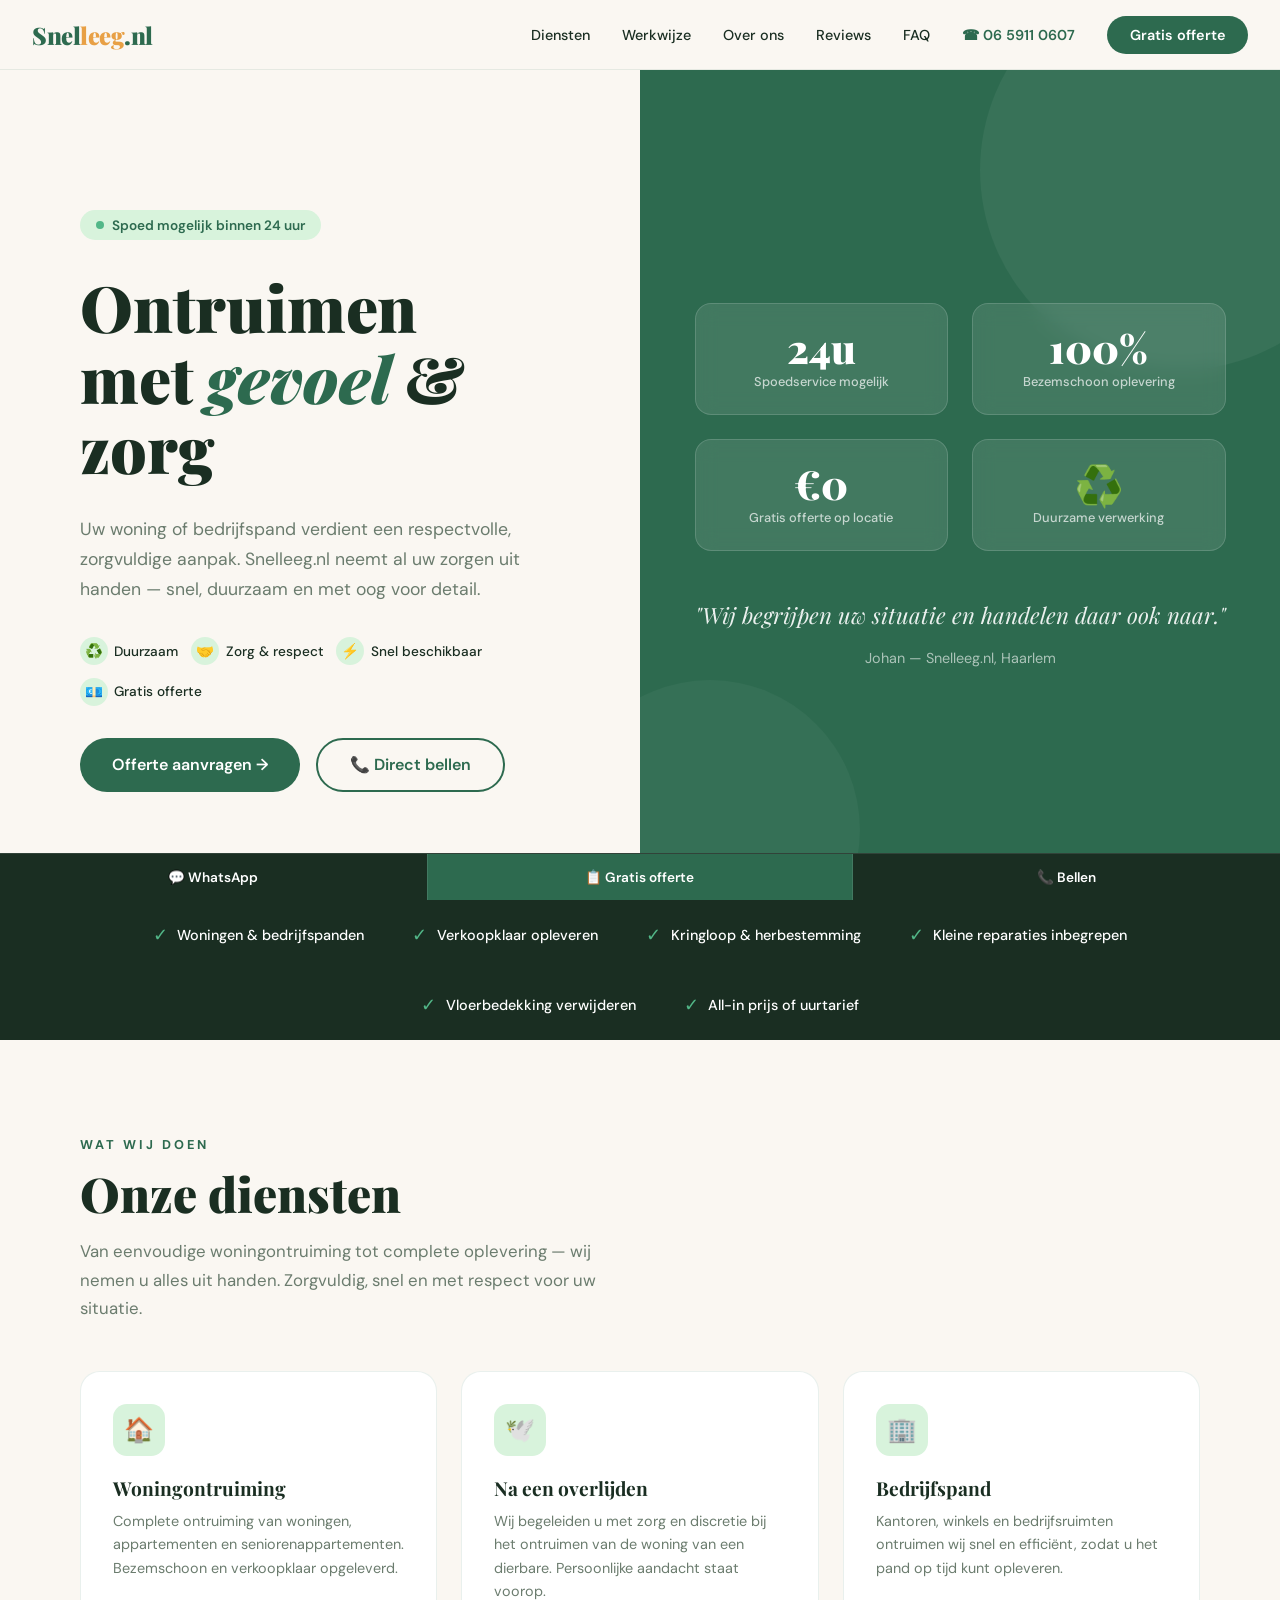
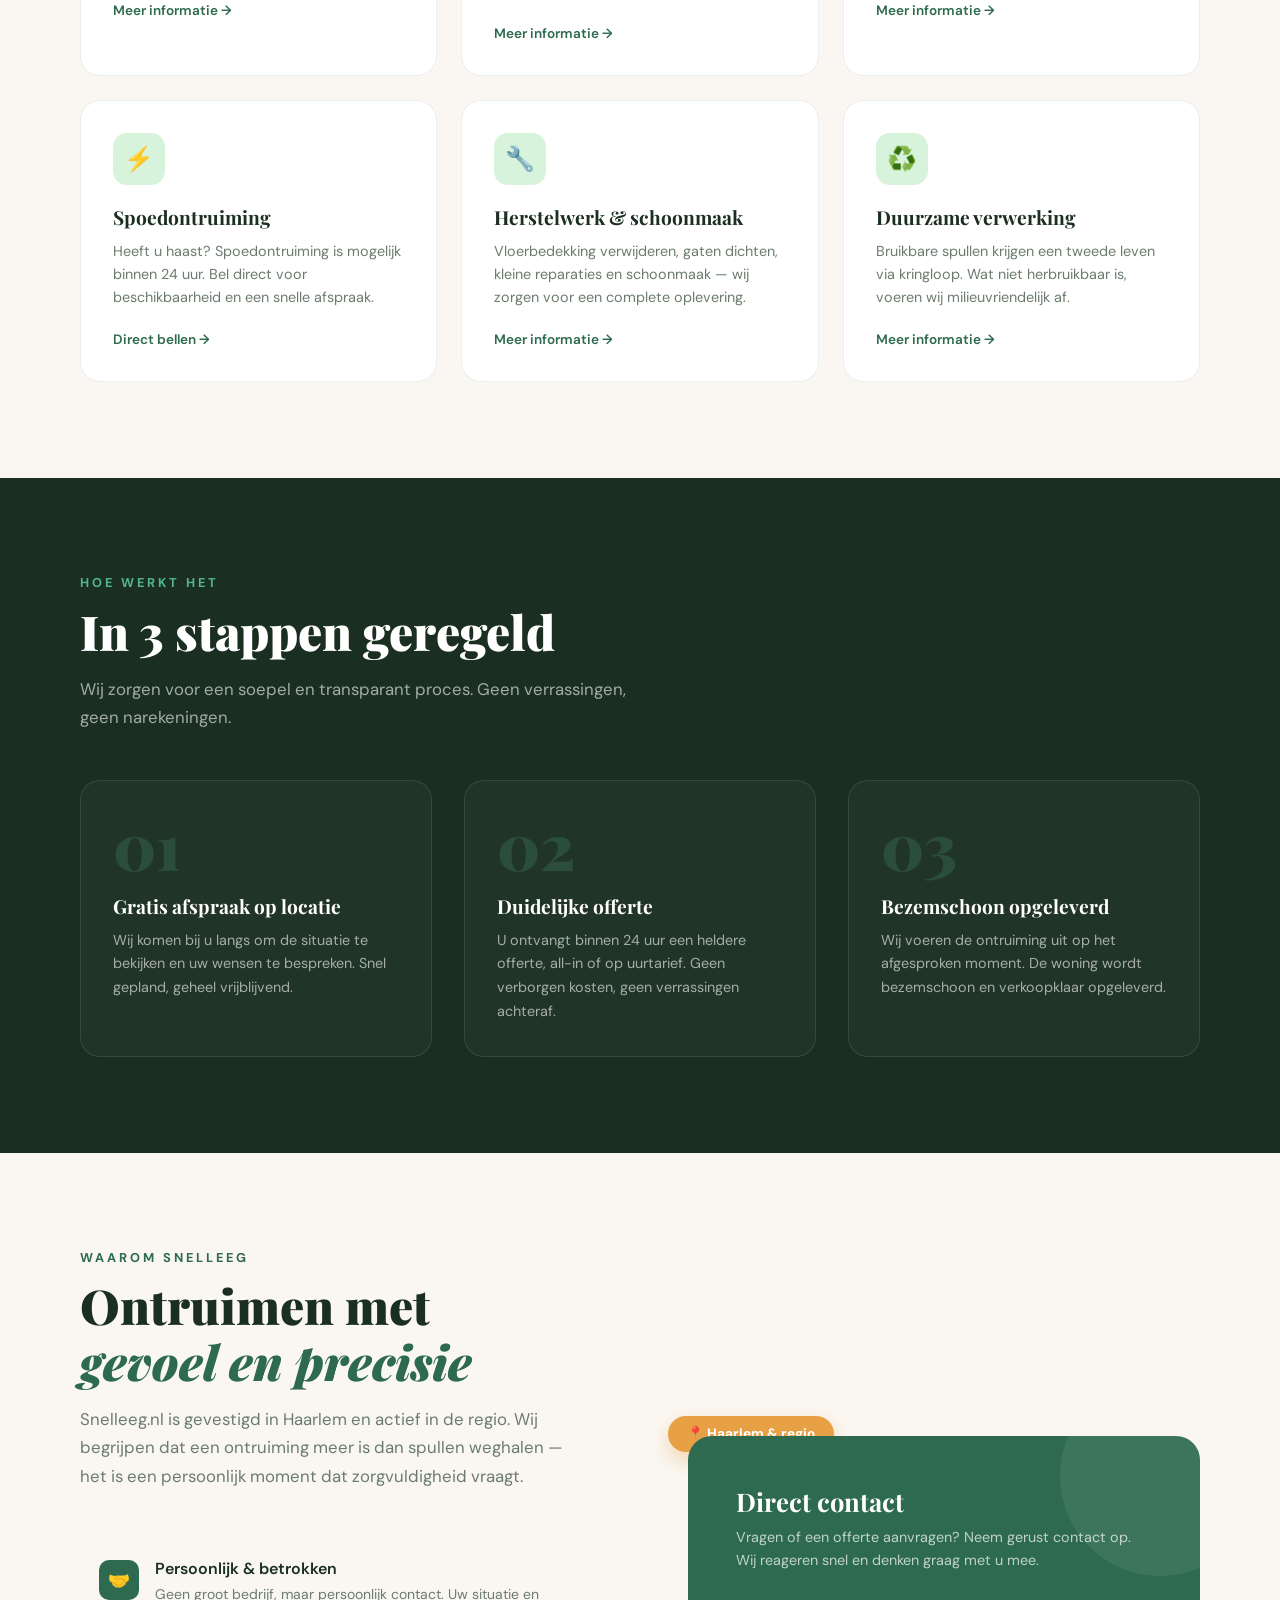
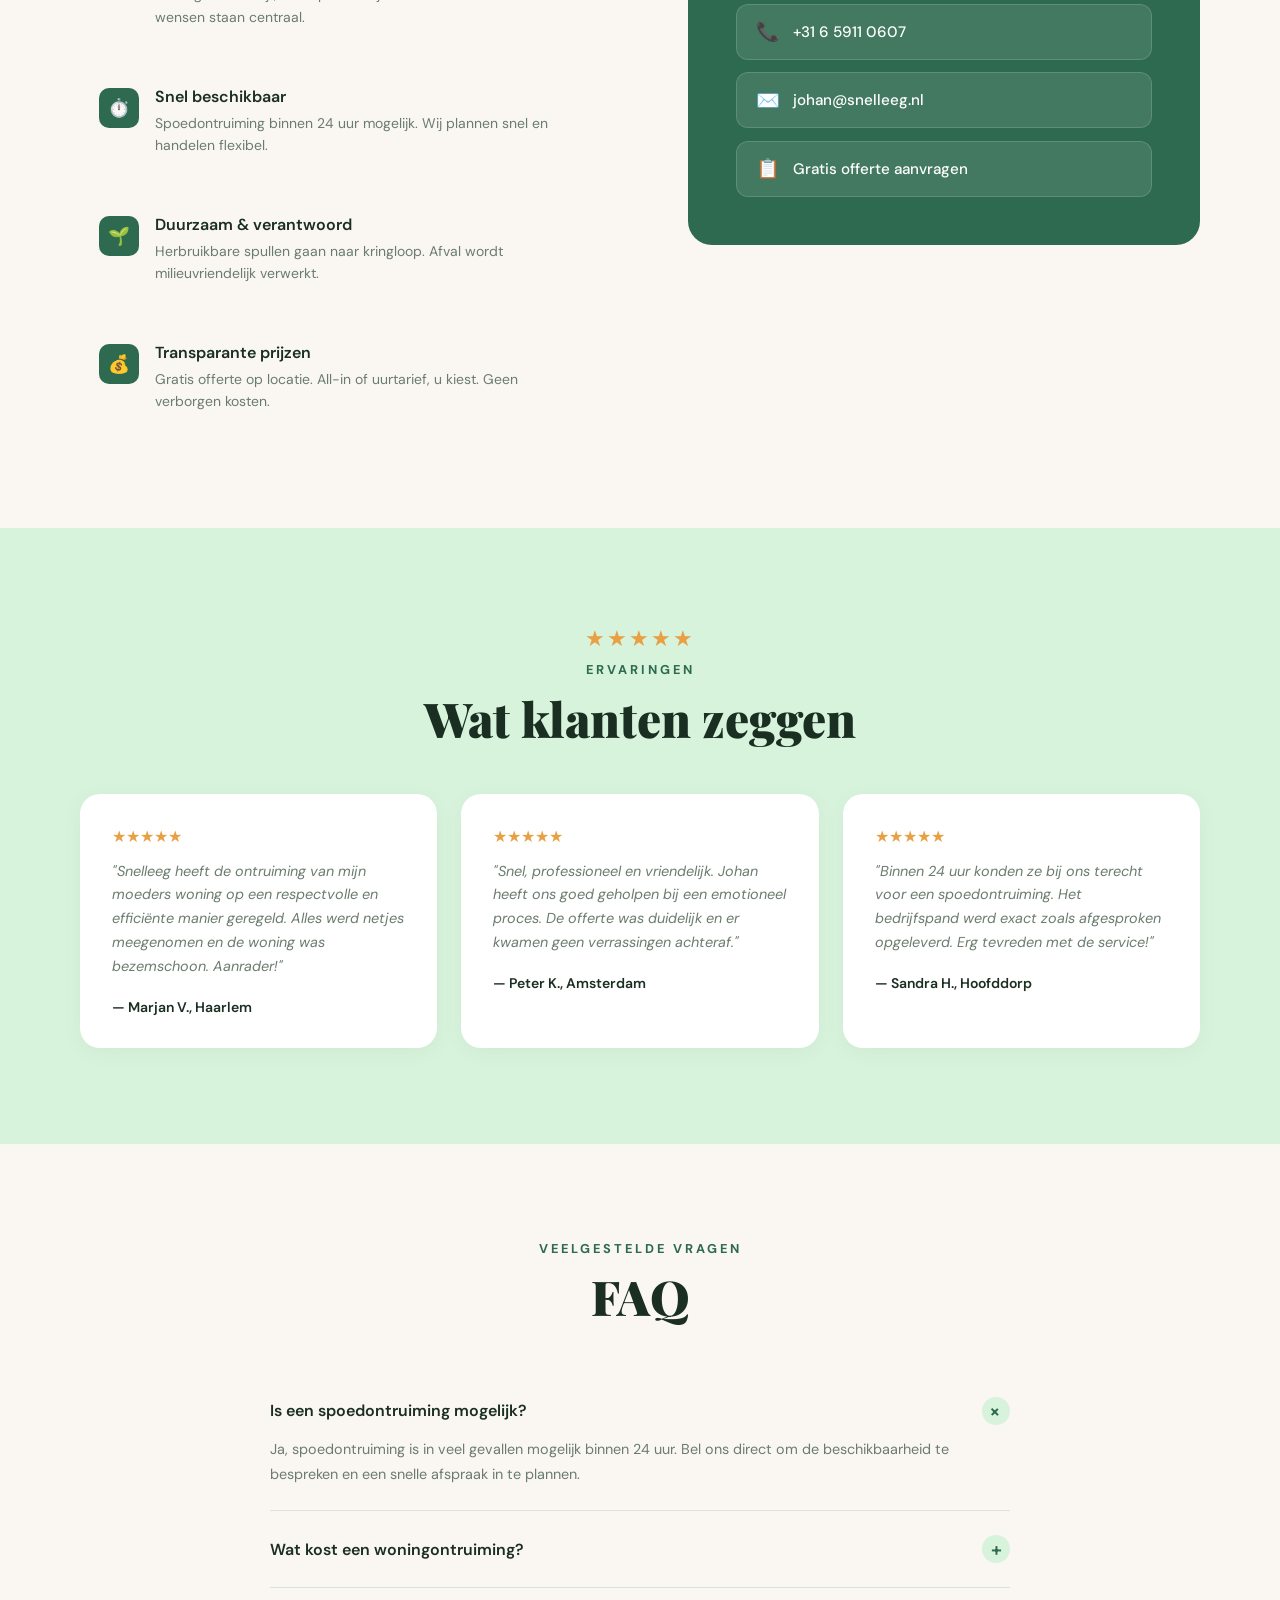
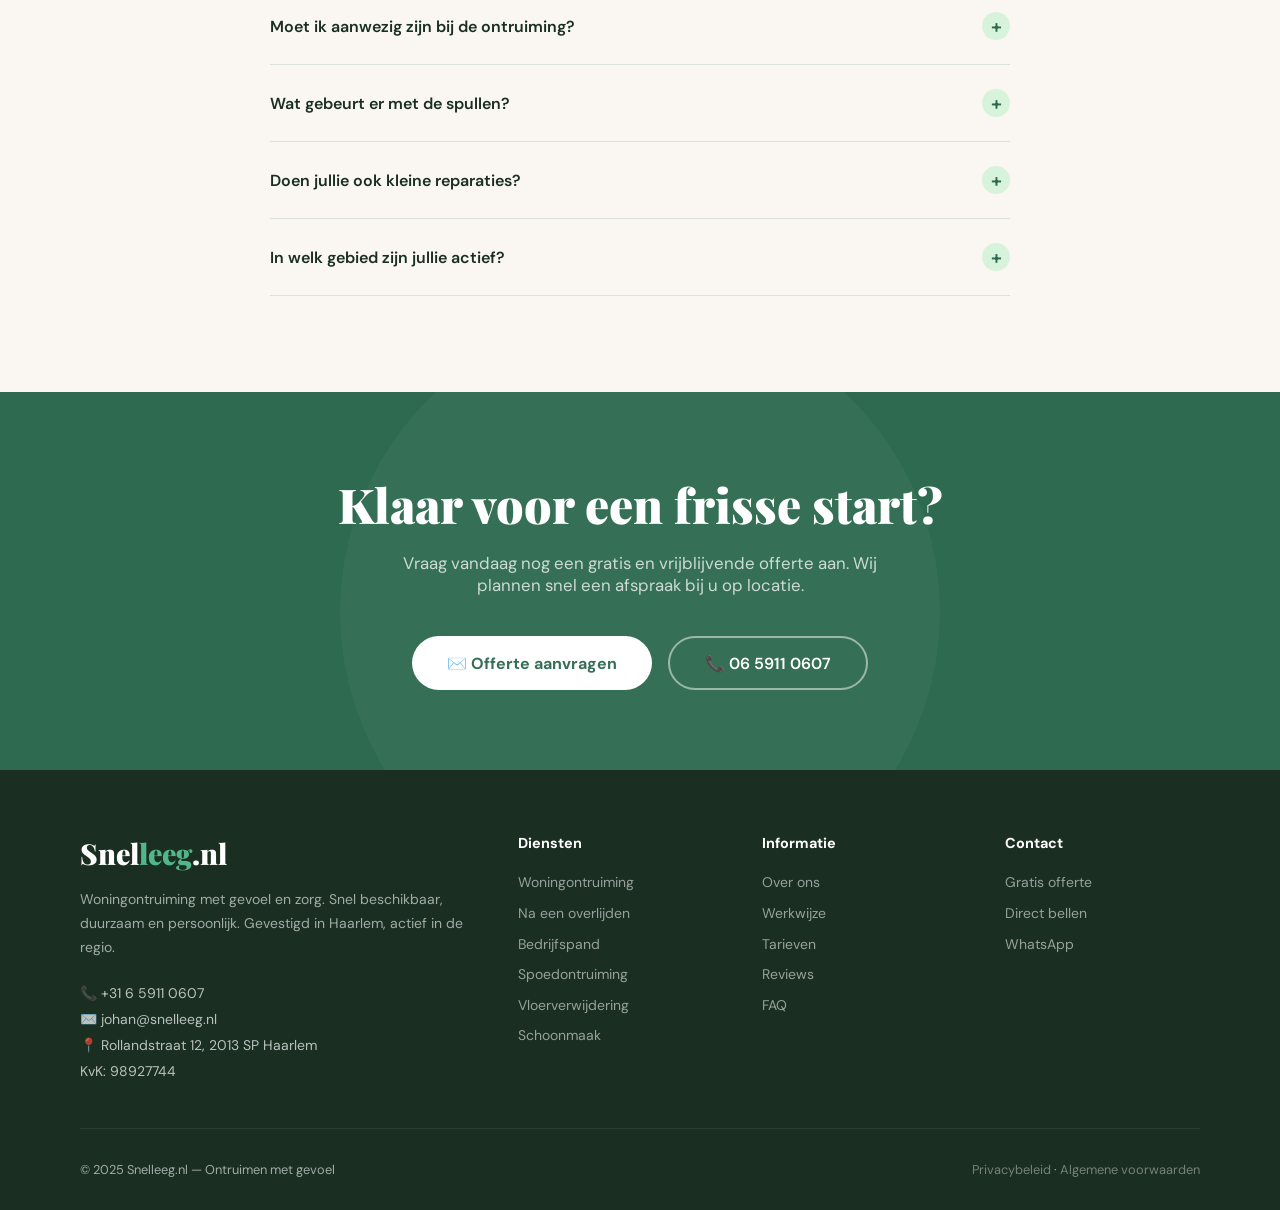
<file: index.html>
<!DOCTYPE html>
<html lang="nl">
<head>
  <meta charset="UTF-8">
  <meta name="viewport" content="width=device-width, initial-scale=1.0">
  <title>Snelleeg.nl – Ontruimen met gevoel</title>
  <meta name="description" content="Woningontruiming met gevoel en zorg. Snel beschikbaar, duurzaam en persoonlijk. Gevestigd in Haarlem. Gratis offerte op locatie.">
  <meta name="keywords" content="woningontruiming, ontruiming haarlem, spoedontruiming, inboedel afvoeren, bezemschoon opleveren">

  <!-- Lettertypen -->
  <link href="https://fonts.googleapis.com/css2?family=Playfair+Display:wght@400;700;900&family=DM+Sans:wght@300;400;500;600&display=swap" rel="stylesheet">

  <!-- Stijlblad -->
  <link rel="stylesheet" href="css/style.css">
</head>
<body>

<!-- ============================================
     NAVIGATIE
     ============================================ -->
<nav>
  <a href="#" class="nav-logo">Snel<span>leeg</span>.nl</a>
  <ul class="nav-links">
    <li><a href="#diensten">Diensten</a></li>
    <li><a href="#werkwijze">Werkwijze</a></li>
    <li><a href="#waarom">Over ons</a></li>
    <li><a href="#reviews">Reviews</a></li>
    <li><a href="#faq">FAQ</a></li>
    <li><a href="tel:+31659110607" class="nav-phone">☎ 06 5911 0607</a></li>
    <li><a href="mailto:johan@snelleeg.nl" class="nav-cta">Gratis offerte</a></li>
  </ul>
</nav>

<!-- ============================================
     HERO
     ============================================ -->
<section class="hero">
  <div class="hero-left">
    <div class="hero-tag">Spoed mogelijk binnen 24 uur</div>

    <h1>Ontruimen<br>met <em>gevoel</em> &<br>zorg</h1>

    <p class="hero-sub">
      Uw woning of bedrijfspand verdient een respectvolle, zorgvuldige aanpak.
      Snelleeg.nl neemt al uw zorgen uit handen — snel, duurzaam en met oog voor detail.
    </p>

    <div class="hero-badges">
      <span class="badge"><span class="badge-icon">♻️</span> Duurzaam</span>
      <span class="badge"><span class="badge-icon">🤝</span> Zorg & respect</span>
      <span class="badge"><span class="badge-icon">⚡</span> Snel beschikbaar</span>
      <span class="badge"><span class="badge-icon">💶</span> Gratis offerte</span>
    </div>

    <div class="hero-buttons">
      <a href="mailto:johan@snelleeg.nl" class="btn-primary">Offerte aanvragen →</a>
      <a href="tel:+31659110607" class="btn-secondary">📞 Direct bellen</a>
    </div>
  </div>

  <div class="hero-right">
    <div class="hero-right-inner">
      <div class="hero-stat-grid">
        <div class="hero-stat">
          <div class="hero-stat-num">24u</div>
          <div class="hero-stat-label">Spoedservice mogelijk</div>
        </div>
        <div class="hero-stat">
          <div class="hero-stat-num">100%</div>
          <div class="hero-stat-label">Bezemschoon oplevering</div>
        </div>
        <div class="hero-stat">
          <div class="hero-stat-num">€0</div>
          <div class="hero-stat-label">Gratis offerte op locatie</div>
        </div>
        <div class="hero-stat">
          <div class="hero-stat-num">♻️</div>
          <div class="hero-stat-label">Duurzame verwerking</div>
        </div>
      </div>
      <p class="hero-quote">"Wij begrijpen uw situatie en handelen daar ook naar."</p>
      <p class="hero-quote-sub">Johan — Snelleeg.nl, Haarlem</p>
    </div>
  </div>
</section>

<!-- ============================================
     USP STRIP
     ============================================ -->
<div class="usp-strip">
  <div class="usp-item"><span class="icon">✓</span> Woningen & bedrijfspanden</div>
  <div class="usp-item"><span class="icon">✓</span> Verkoopklaar opleveren</div>
  <div class="usp-item"><span class="icon">✓</span> Kringloop & herbestemming</div>
  <div class="usp-item"><span class="icon">✓</span> Kleine reparaties inbegrepen</div>
  <div class="usp-item"><span class="icon">✓</span> Vloerbedekking verwijderen</div>
  <div class="usp-item"><span class="icon">✓</span> All-in prijs of uurtarief</div>
</div>

<!-- ============================================
     DIENSTEN
     ============================================ -->
<section class="section" id="diensten">
  <p class="section-label">Wat wij doen</p>
  <h2 class="section-title">Onze diensten</h2>
  <p class="section-sub">
    Van eenvoudige woningontruiming tot complete oplevering — wij nemen u alles uit handen.
    Zorgvuldig, snel en met respect voor uw situatie.
  </p>

  <div class="diensten-grid">
    <div class="dienst-card" data-aos>
      <div class="dienst-icon">🏠</div>
      <h3>Woningontruiming</h3>
      <p>Complete ontruiming van woningen, appartementen en seniorenappartementen. Bezemschoon en verkoopklaar opgeleverd.</p>
      <a href="mailto:johan@snelleeg.nl" class="dienst-link">Meer informatie →</a>
    </div>

    <div class="dienst-card" data-aos>
      <div class="dienst-icon">🕊️</div>
      <h3>Na een overlijden</h3>
      <p>Wij begeleiden u met zorg en discretie bij het ontruimen van de woning van een dierbare. Persoonlijke aandacht staat voorop.</p>
      <a href="mailto:johan@snelleeg.nl" class="dienst-link">Meer informatie →</a>
    </div>

    <div class="dienst-card" data-aos>
      <div class="dienst-icon">🏢</div>
      <h3>Bedrijfspand</h3>
      <p>Kantoren, winkels en bedrijfsruimten ontruimen wij snel en efficiënt, zodat u het pand op tijd kunt opleveren.</p>
      <a href="mailto:johan@snelleeg.nl" class="dienst-link">Meer informatie →</a>
    </div>

    <div class="dienst-card" data-aos>
      <div class="dienst-icon">⚡</div>
      <h3>Spoedontruiming</h3>
      <p>Heeft u haast? Spoedontruiming is mogelijk binnen 24 uur. Bel direct voor beschikbaarheid en een snelle afspraak.</p>
      <a href="tel:+31659110607" class="dienst-link">Direct bellen →</a>
    </div>

    <div class="dienst-card" data-aos>
      <div class="dienst-icon">🔧</div>
      <h3>Herstelwerk & schoonmaak</h3>
      <p>Vloerbedekking verwijderen, gaten dichten, kleine reparaties en schoonmaak — wij zorgen voor een complete oplevering.</p>
      <a href="mailto:johan@snelleeg.nl" class="dienst-link">Meer informatie →</a>
    </div>

    <div class="dienst-card" data-aos>
      <div class="dienst-icon">♻️</div>
      <h3>Duurzame verwerking</h3>
      <p>Bruikbare spullen krijgen een tweede leven via kringloop. Wat niet herbruikbaar is, voeren wij milieuvriendelijk af.</p>
      <a href="mailto:johan@snelleeg.nl" class="dienst-link">Meer informatie →</a>
    </div>
  </div>
</section>

<!-- ============================================
     WERKWIJZE
     ============================================ -->
<section class="werkwijze" id="werkwijze">
  <p class="section-label" style="color: var(--green-light)">Hoe werkt het</p>
  <h2 class="section-title">In 3 stappen geregeld</h2>
  <p class="section-sub">Wij zorgen voor een soepel en transparant proces. Geen verrassingen, geen narekeningen.</p>

  <div class="stappen-grid">
    <div class="stap" data-aos>
      <div class="stap-num">01</div>
      <h3>Gratis afspraak op locatie</h3>
      <p>Wij komen bij u langs om de situatie te bekijken en uw wensen te bespreken. Snel gepland, geheel vrijblijvend.</p>
    </div>
    <div class="stap" data-aos>
      <div class="stap-num">02</div>
      <h3>Duidelijke offerte</h3>
      <p>U ontvangt binnen 24 uur een heldere offerte, all-in of op uurtarief. Geen verborgen kosten, geen verrassingen achteraf.</p>
    </div>
    <div class="stap" data-aos>
      <div class="stap-num">03</div>
      <h3>Bezemschoon opgeleverd</h3>
      <p>Wij voeren de ontruiming uit op het afgesproken moment. De woning wordt bezemschoon en verkoopklaar opgeleverd.</p>
    </div>
  </div>
</section>

<!-- ============================================
     WAAROM SNELLEEG
     ============================================ -->
<section class="waarom" id="waarom">
  <div>
    <p class="section-label">Waarom Snelleeg</p>
    <h2 class="section-title">Ontruimen met<br><em style="font-style:italic; color:var(--green)">gevoel en precisie</em></h2>
    <p class="section-sub">
      Snelleeg.nl is gevestigd in Haarlem en actief in de regio. Wij begrijpen dat een ontruiming
      meer is dan spullen weghalen — het is een persoonlijk moment dat zorgvuldigheid vraagt.
    </p>

    <div class="waarom-voordelen">
      <div class="voordeel">
        <div class="voordeel-icon">🤝</div>
        <div>
          <h4>Persoonlijk & betrokken</h4>
          <p>Geen groot bedrijf, maar persoonlijk contact. Uw situatie en wensen staan centraal.</p>
        </div>
      </div>
      <div class="voordeel">
        <div class="voordeel-icon">⏱️</div>
        <div>
          <h4>Snel beschikbaar</h4>
          <p>Spoedontruiming binnen 24 uur mogelijk. Wij plannen snel en handelen flexibel.</p>
        </div>
      </div>
      <div class="voordeel">
        <div class="voordeel-icon">🌱</div>
        <div>
          <h4>Duurzaam & verantwoord</h4>
          <p>Herbruikbare spullen gaan naar kringloop. Afval wordt milieuvriendelijk verwerkt.</p>
        </div>
      </div>
      <div class="voordeel">
        <div class="voordeel-icon">💰</div>
        <div>
          <h4>Transparante prijzen</h4>
          <p>Gratis offerte op locatie. All-in of uurtarief, u kiest. Geen verborgen kosten.</p>
        </div>
      </div>
    </div>
  </div>

  <div class="waarom-visual">
    <div class="floating-tag">📍 Haarlem & regio</div>
    <div class="visual-card">
      <div class="visual-card-title">Direct contact</div>
      <div class="visual-card-sub">
        Vragen of een offerte aanvragen? Neem gerust contact op.
        Wij reageren snel en denken graag met u mee.
      </div>
      <div class="contact-mini">
        <a href="tel:+31659110607"><span class="icon">📞</span> +31 6 5911 0607</a>
        <a href="mailto:johan@snelleeg.nl"><span class="icon">✉️</span> johan@snelleeg.nl</a>
        <a href="mailto:johan@snelleeg.nl"><span class="icon">📋</span> Gratis offerte aanvragen</a>
      </div>
    </div>
  </div>
</section>

<!-- ============================================
     REVIEWS
     ============================================ -->
<section class="reviews" id="reviews">
  <div class="reviews-header">
    <div class="stars">★★★★★</div>
    <p class="section-label">Ervaringen</p>
    <h2 class="section-title">Wat klanten zeggen</h2>
  </div>

  <div class="reviews-grid">
    <div class="review-card" data-aos>
      <div class="review-stars">★★★★★</div>
      <p class="review-text">
        "Snelleeg heeft de ontruiming van mijn moeders woning op een respectvolle en efficiënte
        manier geregeld. Alles werd netjes meegenomen en de woning was bezemschoon. Aanrader!"
      </p>
      <div class="review-author">— Marjan V., Haarlem</div>
    </div>
    <div class="review-card" data-aos>
      <div class="review-stars">★★★★★</div>
      <p class="review-text">
        "Snel, professioneel en vriendelijk. Johan heeft ons goed geholpen bij een emotioneel
        proces. De offerte was duidelijk en er kwamen geen verrassingen achteraf."
      </p>
      <div class="review-author">— Peter K., Amsterdam</div>
    </div>
    <div class="review-card" data-aos>
      <div class="review-stars">★★★★★</div>
      <p class="review-text">
        "Binnen 24 uur konden ze bij ons terecht voor een spoedontruiming. Het bedrijfspand
        werd exact zoals afgesproken opgeleverd. Erg tevreden met de service!"
      </p>
      <div class="review-author">— Sandra H., Hoofddorp</div>
    </div>
  </div>
</section>

<!-- ============================================
     FAQ
     ============================================ -->
<section class="faq" id="faq">
  <div class="faq-header">
    <p class="section-label">Veelgestelde vragen</p>
    <h2 class="section-title">FAQ</h2>
  </div>

  <div class="faq-item open">
    <div class="faq-question" onclick="toggleFaq(this)">
      Is een spoedontruiming mogelijk?
      <span class="faq-toggle">+</span>
    </div>
    <div class="faq-answer">
      Ja, spoedontruiming is in veel gevallen mogelijk binnen 24 uur. Bel ons direct om de beschikbaarheid te bespreken en een snelle afspraak in te plannen.
    </div>
  </div>

  <div class="faq-item">
    <div class="faq-question" onclick="toggleFaq(this)">
      Wat kost een woningontruiming?
      <span class="faq-toggle">+</span>
    </div>
    <div class="faq-answer">
      De kosten hangen af van de omvang van de ontruiming, de grootte van de woning en de hoeveelheid inboedel. Wij bieden een gratis offerte op locatie aan — all-in prijs of uurtarief, u kiest.
    </div>
  </div>

  <div class="faq-item">
    <div class="faq-question" onclick="toggleFaq(this)">
      Moet ik aanwezig zijn bij de ontruiming?
      <span class="faq-toggle">+</span>
    </div>
    <div class="faq-answer">
      Dat is niet verplicht. Na een sleuteloverdracht en een korte bespreking van de wensen, kunnen wij zelfstandig en efficiënt aan het werk.
    </div>
  </div>

  <div class="faq-item">
    <div class="faq-question" onclick="toggleFaq(this)">
      Wat gebeurt er met de spullen?
      <span class="faq-toggle">+</span>
    </div>
    <div class="faq-answer">
      Bruikbare spullen worden zoveel mogelijk doorgestuurd naar kringloop voor een tweede leven. Wat niet meer herbruikbaar is, wordt milieuvriendelijk afgevoerd en gescheiden verwerkt.
    </div>
  </div>

  <div class="faq-item">
    <div class="faq-question" onclick="toggleFaq(this)">
      Doen jullie ook kleine reparaties?
      <span class="faq-toggle">+</span>
    </div>
    <div class="faq-answer">
      Ja, wij verzorgen ook kleine herstelwerkzaamheden zoals gaten dichten, vloerbedekking verwijderen en schoonmaak, zodat de woning direct klaar is voor oplevering of verkoop.
    </div>
  </div>

  <div class="faq-item">
    <div class="faq-question" onclick="toggleFaq(this)">
      In welk gebied zijn jullie actief?
      <span class="faq-toggle">+</span>
    </div>
    <div class="faq-answer">
      Wij zijn gevestigd in Haarlem (Rollandstraat 12, 2013 SP) en actief in de regio. Neem contact op om te bespreken of wij bij u in de buurt kunnen komen.
    </div>
  </div>
</section>

<!-- ============================================
     CTA BANNER
     ============================================ -->
<section class="cta-banner">
  <h2>Klaar voor een frisse start?</h2>
  <p>Vraag vandaag nog een gratis en vrijblijvende offerte aan. Wij plannen snel een afspraak bij u op locatie.</p>
  <div class="cta-buttons">
    <a href="mailto:johan@snelleeg.nl" class="btn-white">✉️ Offerte aanvragen</a>
    <a href="tel:+31659110607" class="btn-outline-white">📞 06 5911 0607</a>
  </div>
</section>

<!-- ============================================
     FOOTER
     ============================================ -->
<footer>
  <div class="footer-top">
    <div>
      <span class="footer-logo">Snel<span>leeg</span>.nl</span>
      <p class="footer-desc">
        Woningontruiming met gevoel en zorg. Snel beschikbaar, duurzaam en persoonlijk.
        Gevestigd in Haarlem, actief in de regio.
      </p>
      <div class="footer-contact-items">
        <a href="tel:+31659110607" class="footer-contact-item">📞 +31 6 5911 0607</a>
        <a href="mailto:johan@snelleeg.nl" class="footer-contact-item">✉️ johan@snelleeg.nl</a>
        <span class="footer-contact-item">📍 Rollandstraat 12, 2013 SP Haarlem</span>
        <span class="footer-contact-item">KvK: 98927744</span>
      </div>
    </div>

    <div class="footer-col">
      <h4>Diensten</h4>
      <ul>
        <li><a href="#">Woningontruiming</a></li>
        <li><a href="#">Na een overlijden</a></li>
        <li><a href="#">Bedrijfspand</a></li>
        <li><a href="#">Spoedontruiming</a></li>
        <li><a href="#">Vloerverwijdering</a></li>
        <li><a href="#">Schoonmaak</a></li>
      </ul>
    </div>

    <div class="footer-col">
      <h4>Informatie</h4>
      <ul>
        <li><a href="#">Over ons</a></li>
        <li><a href="#">Werkwijze</a></li>
        <li><a href="#">Tarieven</a></li>
        <li><a href="#">Reviews</a></li>
        <li><a href="#">FAQ</a></li>
      </ul>
    </div>

    <div class="footer-col">
      <h4>Contact</h4>
      <ul>
        <li><a href="mailto:johan@snelleeg.nl">Gratis offerte</a></li>
        <li><a href="tel:+31659110607">Direct bellen</a></li>
        <li><a href="https://wa.me/31659110607">WhatsApp</a></li>
      </ul>
    </div>
  </div>

  <div class="footer-bottom">
    <span>© 2025 Snelleeg.nl — Ontruimen met gevoel</span>
    <span><a href="#">Privacybeleid</a> · <a href="#">Algemene voorwaarden</a></span>
  </div>
</footer>

<!-- ============================================
     STICKY BOTTOM BAR
     ============================================ -->
<div class="sticky-bar">
  <a href="https://wa.me/31659110607" class="sticky-btn">💬 WhatsApp</a>
  <a href="mailto:johan@snelleeg.nl" class="sticky-btn">📋 Gratis offerte</a>
  <a href="tel:+31659110607" class="sticky-btn">📞 Bellen</a>
</div>

<!-- JavaScript -->
<script src="js/script.js"></script>

</body>
</html>
</file>
<file: css/style.css>
/* =============================================
   SNELLEEG.NL — Hoofdstijlblad
   ============================================= */

:root {
  --green: #2d6a4f;
  --green-light: #52b788;
  --green-pale: #d8f3dc;
  --cream: #faf7f2;
  --dark: #1a2e22;
  --gray: #6b7c6e;
  --white: #ffffff;
  --accent: #e8a045;
}

* { margin: 0; padding: 0; box-sizing: border-box; }
html { scroll-behavior: smooth; }

body {
  font-family: 'DM Sans', sans-serif;
  background: var(--cream);
  color: var(--dark);
  overflow-x: hidden;
}

/* =============================================
   NAVIGATIE
   ============================================= */
nav {
  position: fixed;
  top: 0; left: 0; right: 0;
  z-index: 100;
  background: rgba(250, 247, 242, 0.95);
  backdrop-filter: blur(8px);
  border-bottom: 1px solid rgba(45,106,79,0.1);
  padding: 0 2rem;
  display: flex;
  align-items: center;
  justify-content: space-between;
  height: 70px;
}

.nav-logo {
  font-family: 'Playfair Display', serif;
  font-size: 1.5rem;
  font-weight: 900;
  color: var(--green);
  text-decoration: none;
  letter-spacing: -0.5px;
}

.nav-logo span { color: var(--accent); }

.nav-links {
  display: flex;
  gap: 2rem;
  list-style: none;
  align-items: center;
}

.nav-links a {
  text-decoration: none;
  color: var(--dark);
  font-size: 0.9rem;
  font-weight: 500;
  transition: color 0.2s;
}

.nav-links a:hover { color: var(--green); }

.nav-cta {
  background: var(--green);
  color: var(--white) !important;
  padding: 0.6rem 1.4rem;
  border-radius: 50px;
  font-weight: 600 !important;
  transition: background 0.2s, transform 0.1s !important;
}

.nav-cta:hover { background: var(--dark) !important; transform: translateY(-1px); }
.nav-phone { font-weight: 600 !important; color: var(--green) !important; }

/* =============================================
   HERO
   ============================================= */
.hero {
  min-height: 100vh;
  display: grid;
  grid-template-columns: 1fr 1fr;
  padding-top: 70px;
  overflow: hidden;
}

.hero-left {
  padding: 6rem 4rem 4rem 5rem;
  display: flex;
  flex-direction: column;
  justify-content: center;
  gap: 2rem;
}

.hero-tag {
  display: inline-flex;
  align-items: center;
  gap: 0.5rem;
  background: var(--green-pale);
  color: var(--green);
  font-size: 0.85rem;
  font-weight: 600;
  padding: 0.4rem 1rem;
  border-radius: 50px;
  width: fit-content;
}

.hero-tag::before {
  content: '';
  width: 8px; height: 8px;
  background: var(--green-light);
  border-radius: 50%;
  animation: pulse 2s infinite;
}

@keyframes pulse {
  0%, 100% { opacity: 1; transform: scale(1); }
  50% { opacity: 0.6; transform: scale(1.3); }
}

.hero h1 {
  font-family: 'Playfair Display', serif;
  font-size: clamp(2.5rem, 5vw, 4rem);
  font-weight: 900;
  line-height: 1.1;
  color: var(--dark);
}

.hero h1 em { font-style: italic; color: var(--green); }

.hero-sub {
  font-size: 1.1rem;
  line-height: 1.7;
  color: var(--gray);
  max-width: 480px;
}

.hero-badges { display: flex; flex-wrap: wrap; gap: 0.8rem; }

.badge {
  display: flex;
  align-items: center;
  gap: 0.4rem;
  font-size: 0.85rem;
  font-weight: 500;
  color: var(--dark);
}

.badge-icon {
  width: 28px; height: 28px;
  background: var(--green-pale);
  border-radius: 50%;
  display: flex;
  align-items: center;
  justify-content: center;
  font-size: 0.9rem;
}

.hero-buttons { display: flex; gap: 1rem; flex-wrap: wrap; }

.hero-right {
  background: var(--green);
  position: relative;
  overflow: hidden;
  display: flex;
  align-items: center;
  justify-content: center;
}

.hero-right-inner {
  padding: 4rem 3rem;
  text-align: center;
  color: var(--white);
  position: relative;
  z-index: 2;
}

.hero-right::before {
  content: '';
  position: absolute;
  top: -100px; right: -100px;
  width: 400px; height: 400px;
  background: rgba(255,255,255,0.05);
  border-radius: 50%;
}

.hero-right::after {
  content: '';
  position: absolute;
  bottom: -80px; left: -80px;
  width: 300px; height: 300px;
  background: rgba(255,255,255,0.04);
  border-radius: 50%;
}

.hero-stat-grid {
  display: grid;
  grid-template-columns: 1fr 1fr;
  gap: 1.5rem;
  margin-bottom: 3rem;
}

.hero-stat {
  background: rgba(255,255,255,0.1);
  border: 1px solid rgba(255,255,255,0.15);
  border-radius: 16px;
  padding: 1.5rem 1rem;
  backdrop-filter: blur(10px);
}

.hero-stat-num {
  font-family: 'Playfair Display', serif;
  font-size: 2.5rem;
  font-weight: 900;
  color: var(--white);
  line-height: 1;
  margin-bottom: 0.3rem;
}

.hero-stat-label { font-size: 0.8rem; color: rgba(255,255,255,0.7); font-weight: 500; }

.hero-quote {
  font-family: 'Playfair Display', serif;
  font-size: 1.4rem;
  font-style: italic;
  color: rgba(255,255,255,0.9);
  line-height: 1.5;
  margin-bottom: 1rem;
}

.hero-quote-sub { font-size: 0.9rem; color: rgba(255,255,255,0.6); }

/* =============================================
   USP STRIP
   ============================================= */
.usp-strip {
  background: var(--dark);
  padding: 1.5rem 3rem;
  display: flex;
  justify-content: center;
  gap: 3rem;
  flex-wrap: wrap;
}

.usp-item {
  display: flex;
  align-items: center;
  gap: 0.6rem;
  color: var(--white);
  font-size: 0.9rem;
  font-weight: 500;
}

.usp-item .icon { color: var(--green-light); font-size: 1.1rem; }

/* =============================================
   KNOPPEN
   ============================================= */
.btn-primary {
  background: var(--green);
  color: var(--white);
  padding: 0.9rem 2rem;
  border-radius: 50px;
  text-decoration: none;
  font-weight: 600;
  font-size: 1rem;
  transition: all 0.2s;
  display: inline-flex;
  align-items: center;
  gap: 0.5rem;
}

.btn-primary:hover {
  background: var(--dark);
  transform: translateY(-2px);
  box-shadow: 0 8px 24px rgba(45,106,79,0.3);
}

.btn-secondary {
  background: transparent;
  color: var(--green);
  padding: 0.9rem 2rem;
  border-radius: 50px;
  text-decoration: none;
  font-weight: 600;
  font-size: 1rem;
  border: 2px solid var(--green);
  transition: all 0.2s;
  display: inline-flex;
  align-items: center;
  gap: 0.5rem;
}

.btn-secondary:hover { background: var(--green-pale); transform: translateY(-2px); }

.btn-white {
  background: var(--white);
  color: var(--green);
  padding: 0.9rem 2.2rem;
  border-radius: 50px;
  text-decoration: none;
  font-weight: 700;
  font-size: 1rem;
  transition: all 0.2s;
  display: inline-flex;
  align-items: center;
  gap: 0.5rem;
}

.btn-white:hover {
  background: var(--cream);
  transform: translateY(-2px);
  box-shadow: 0 8px 24px rgba(0,0,0,0.2);
}

.btn-outline-white {
  background: transparent;
  color: var(--white);
  padding: 0.9rem 2.2rem;
  border-radius: 50px;
  text-decoration: none;
  font-weight: 600;
  font-size: 1rem;
  border: 2px solid rgba(255,255,255,0.5);
  transition: all 0.2s;
  display: inline-flex;
  align-items: center;
  gap: 0.5rem;
}

.btn-outline-white:hover {
  border-color: var(--white);
  background: rgba(255,255,255,0.1);
  transform: translateY(-2px);
}

/* =============================================
   SECTIES — ALGEMEEN
   ============================================= */
.section { padding: 6rem 5rem; }

.section-label {
  font-size: 0.8rem;
  font-weight: 700;
  letter-spacing: 3px;
  text-transform: uppercase;
  color: var(--green);
  margin-bottom: 0.8rem;
}

.section-title {
  font-family: 'Playfair Display', serif;
  font-size: clamp(2rem, 4vw, 3rem);
  font-weight: 900;
  color: var(--dark);
  line-height: 1.15;
  margin-bottom: 1rem;
}

.section-sub {
  color: var(--gray);
  font-size: 1.05rem;
  line-height: 1.7;
  max-width: 560px;
  margin-bottom: 3rem;
}

/* =============================================
   DIENSTEN
   ============================================= */
.diensten-grid {
  display: grid;
  grid-template-columns: repeat(3, 1fr);
  gap: 1.5rem;
}

.dienst-card {
  background: var(--white);
  border-radius: 20px;
  padding: 2rem;
  border: 1px solid rgba(45,106,79,0.1);
  transition: all 0.3s;
  cursor: pointer;
  position: relative;
  overflow: hidden;
}

.dienst-card::after {
  content: '';
  position: absolute;
  bottom: 0; left: 0; right: 0;
  height: 3px;
  background: var(--green);
  transform: scaleX(0);
  transform-origin: left;
  transition: transform 0.3s;
}

.dienst-card:hover {
  transform: translateY(-6px);
  box-shadow: 0 20px 48px rgba(45,106,79,0.12);
  border-color: var(--green-light);
}

.dienst-card:hover::after { transform: scaleX(1); }

.dienst-icon {
  width: 52px; height: 52px;
  background: var(--green-pale);
  border-radius: 14px;
  display: flex;
  align-items: center;
  justify-content: center;
  font-size: 1.5rem;
  margin-bottom: 1.2rem;
}

.dienst-card h3 {
  font-family: 'Playfair Display', serif;
  font-size: 1.2rem;
  font-weight: 700;
  color: var(--dark);
  margin-bottom: 0.6rem;
}

.dienst-card p { font-size: 0.9rem; color: var(--gray); line-height: 1.6; margin-bottom: 1.2rem; }

.dienst-link {
  font-size: 0.85rem;
  font-weight: 600;
  color: var(--green);
  text-decoration: none;
  display: inline-flex;
  align-items: center;
  gap: 0.3rem;
  transition: gap 0.2s;
}

.dienst-link:hover { gap: 0.6rem; }

/* =============================================
   WERKWIJZE
   ============================================= */
.werkwijze {
  background: var(--dark);
  padding: 6rem 5rem;
  color: var(--white);
}

.werkwijze .section-title { color: var(--white); }
.werkwijze .section-sub { color: rgba(255,255,255,0.6); }

.stappen-grid {
  display: grid;
  grid-template-columns: repeat(3, 1fr);
  gap: 2rem;
  margin-top: 2rem;
}

.stap {
  padding: 2rem;
  border: 1px solid rgba(255,255,255,0.1);
  border-radius: 20px;
  background: rgba(255,255,255,0.03);
  transition: background 0.3s;
}

.stap:hover { background: rgba(255,255,255,0.07); }

.stap-num {
  font-family: 'Playfair Display', serif;
  font-size: 4rem;
  font-weight: 900;
  color: rgba(82,183,136,0.2);
  line-height: 1;
  margin-bottom: 1rem;
}

.stap h3 {
  font-family: 'Playfair Display', serif;
  font-size: 1.2rem;
  font-weight: 700;
  color: var(--white);
  margin-bottom: 0.6rem;
}

.stap p { font-size: 0.9rem; color: rgba(255,255,255,0.6); line-height: 1.65; }

/* =============================================
   WAAROM SNELLEEG
   ============================================= */
.waarom {
  padding: 6rem 5rem;
  display: grid;
  grid-template-columns: 1fr 1fr;
  gap: 6rem;
  align-items: center;
}

.waarom-voordelen { display: flex; flex-direction: column; gap: 1.2rem; margin-top: 2rem; }

.voordeel {
  display: flex;
  gap: 1rem;
  align-items: flex-start;
  padding: 1.2rem;
  border-radius: 14px;
  transition: background 0.2s;
}

.voordeel:hover { background: var(--green-pale); }

.voordeel-icon {
  width: 40px; height: 40px;
  background: var(--green);
  border-radius: 10px;
  display: flex;
  align-items: center;
  justify-content: center;
  font-size: 1.1rem;
  flex-shrink: 0;
  margin-top: 2px;
}

.voordeel h4 { font-weight: 600; font-size: 1rem; color: var(--dark); margin-bottom: 0.3rem; }
.voordeel p { font-size: 0.875rem; color: var(--gray); line-height: 1.6; }

.visual-card {
  background: var(--green);
  border-radius: 24px;
  padding: 3rem;
  color: var(--white);
  position: relative;
  overflow: hidden;
}

.visual-card::before {
  content: '';
  position: absolute;
  top: -60px; right: -60px;
  width: 200px; height: 200px;
  background: rgba(255,255,255,0.07);
  border-radius: 50%;
}

.visual-card-title {
  font-family: 'Playfair Display', serif;
  font-size: 1.6rem;
  font-weight: 700;
  margin-bottom: 0.5rem;
}

.visual-card-sub {
  font-size: 0.9rem;
  color: rgba(255,255,255,0.7);
  margin-bottom: 2rem;
  line-height: 1.6;
}

.contact-mini { display: flex; flex-direction: column; gap: 0.8rem; }

.contact-mini a {
  display: flex;
  align-items: center;
  gap: 0.8rem;
  background: rgba(255,255,255,0.1);
  border: 1px solid rgba(255,255,255,0.15);
  border-radius: 12px;
  padding: 0.9rem 1.2rem;
  color: var(--white);
  text-decoration: none;
  font-size: 0.95rem;
  font-weight: 500;
  transition: background 0.2s;
}

.contact-mini a:hover { background: rgba(255,255,255,0.2); }
.contact-mini .icon { font-size: 1.2rem; }

.floating-tag {
  position: absolute;
  top: -20px; left: -20px;
  background: var(--accent);
  color: var(--white);
  padding: 0.6rem 1.2rem;
  border-radius: 50px;
  font-size: 0.85rem;
  font-weight: 700;
  box-shadow: 0 8px 20px rgba(232,160,69,0.4);
}

.waarom-visual { position: relative; }

/* =============================================
   REVIEWS
   ============================================= */
.reviews { background: var(--green-pale); padding: 6rem 5rem; }

.reviews-header { text-align: center; margin-bottom: 3rem; }

.stars { color: var(--accent); font-size: 1.4rem; letter-spacing: 2px; margin-bottom: 0.5rem; }

.reviews-grid { display: grid; grid-template-columns: repeat(3, 1fr); gap: 1.5rem; }

.review-card {
  background: var(--white);
  border-radius: 20px;
  padding: 2rem;
  box-shadow: 0 4px 20px rgba(45,106,79,0.06);
  transition: transform 0.2s;
}

.review-card:hover { transform: translateY(-4px); }

.review-stars { color: var(--accent); font-size: 1rem; margin-bottom: 0.8rem; }
.review-text { font-size: 0.9rem; color: var(--gray); line-height: 1.65; font-style: italic; margin-bottom: 1.2rem; }
.review-author { font-weight: 600; font-size: 0.875rem; color: var(--dark); }

/* =============================================
   FAQ
   ============================================= */
.faq { padding: 6rem 5rem; max-width: 900px; margin: 0 auto; }
.faq-header { text-align: center; margin-bottom: 3rem; }

.faq-item { border-bottom: 1px solid rgba(45,106,79,0.15); padding: 1.5rem 0; }

.faq-question {
  font-weight: 600;
  font-size: 1rem;
  color: var(--dark);
  cursor: pointer;
  display: flex;
  justify-content: space-between;
  align-items: center;
  user-select: none;
}

.faq-toggle {
  width: 28px; height: 28px;
  background: var(--green-pale);
  border-radius: 50%;
  display: flex;
  align-items: center;
  justify-content: center;
  color: var(--green);
  font-size: 1.2rem;
  flex-shrink: 0;
  transition: transform 0.3s;
}

.faq-answer {
  font-size: 0.9rem;
  color: var(--gray);
  line-height: 1.7;
  max-height: 0;
  overflow: hidden;
  transition: max-height 0.3s ease, padding 0.3s;
}

.faq-item.open .faq-answer { max-height: 200px; padding-top: 0.8rem; }
.faq-item.open .faq-toggle { transform: rotate(45deg); }

/* =============================================
   CTA BANNER
   ============================================= */
.cta-banner {
  background: var(--green);
  padding: 5rem;
  text-align: center;
  color: var(--white);
  position: relative;
  overflow: hidden;
}

.cta-banner::before {
  content: '';
  position: absolute;
  top: -80px; left: 50%;
  transform: translateX(-50%);
  width: 600px; height: 600px;
  background: rgba(255,255,255,0.04);
  border-radius: 50%;
  pointer-events: none;
}

.cta-banner h2 {
  font-family: 'Playfair Display', serif;
  font-size: clamp(2rem, 4vw, 3rem);
  font-weight: 900;
  margin-bottom: 1rem;
  position: relative;
}

.cta-banner p {
  font-size: 1.05rem;
  color: rgba(255,255,255,0.75);
  margin-bottom: 2.5rem;
  max-width: 540px;
  margin-left: auto;
  margin-right: auto;
}

.cta-buttons { display: flex; justify-content: center; gap: 1rem; flex-wrap: wrap; }

/* =============================================
   FOOTER
   ============================================= */
footer { background: var(--dark); padding: 4rem 5rem 2rem; color: rgba(255,255,255,0.6); }

.footer-top {
  display: grid;
  grid-template-columns: 2fr 1fr 1fr 1fr;
  gap: 3rem;
  padding-bottom: 3rem;
  border-bottom: 1px solid rgba(255,255,255,0.08);
  margin-bottom: 2rem;
}

.footer-logo {
  font-family: 'Playfair Display', serif;
  font-size: 1.8rem;
  font-weight: 900;
  color: var(--white);
  margin-bottom: 1rem;
  display: block;
}

.footer-logo span { color: var(--green-light); }

.footer-desc { font-size: 0.875rem; line-height: 1.7; margin-bottom: 1.5rem; }

.footer-contact-items { display: flex; flex-direction: column; gap: 0.5rem; }

.footer-contact-item {
  display: flex;
  align-items: center;
  gap: 0.5rem;
  font-size: 0.875rem;
  color: rgba(255,255,255,0.7);
  text-decoration: none;
  transition: color 0.2s;
}

.footer-contact-item:hover { color: var(--green-light); }

.footer-col h4 { color: var(--white); font-weight: 700; font-size: 0.9rem; margin-bottom: 1.2rem; }

.footer-col ul { list-style: none; display: flex; flex-direction: column; gap: 0.6rem; }

.footer-col ul a {
  color: rgba(255,255,255,0.55);
  text-decoration: none;
  font-size: 0.875rem;
  transition: color 0.2s;
}

.footer-col ul a:hover { color: var(--green-light); }

.footer-bottom {
  display: flex;
  justify-content: space-between;
  align-items: center;
  font-size: 0.8rem;
  flex-wrap: wrap;
  gap: 1rem;
}

.footer-bottom a { color: rgba(255,255,255,0.4); text-decoration: none; }

/* =============================================
   STICKY BOTTOM BAR
   ============================================= */
.sticky-bar {
  position: fixed;
  bottom: 0; left: 0; right: 0;
  z-index: 99;
  background: var(--dark);
  display: grid;
  grid-template-columns: 1fr 1fr 1fr;
  border-top: 1px solid rgba(255,255,255,0.1);
}

.sticky-btn {
  display: flex;
  align-items: center;
  justify-content: center;
  gap: 0.4rem;
  padding: 0.9rem;
  color: var(--white);
  text-decoration: none;
  font-size: 0.85rem;
  font-weight: 600;
  transition: background 0.2s;
}

.sticky-btn:nth-child(2) {
  background: var(--green);
  border-left: 1px solid rgba(255,255,255,0.1);
  border-right: 1px solid rgba(255,255,255,0.1);
}

.sticky-btn:hover { background: rgba(255,255,255,0.08); }
.sticky-btn:nth-child(2):hover { background: var(--dark); }

/* =============================================
   SCROLL ANIMATIES
   ============================================= */
[data-aos] {
  opacity: 0;
  transform: translateY(30px);
  transition: opacity 0.6s ease, transform 0.6s ease;
}

[data-aos].visible { opacity: 1; transform: translateY(0); }

/* =============================================
   RESPONSIVE
   ============================================= */
@media (max-width: 1024px) {
  .hero { grid-template-columns: 1fr; }
  .hero-right { min-height: 400px; }
  .diensten-grid { grid-template-columns: repeat(2, 1fr); }
  .stappen-grid { grid-template-columns: 1fr; }
  .waarom { grid-template-columns: 1fr; gap: 2rem; }
  .reviews-grid { grid-template-columns: repeat(2, 1fr); }
  .footer-top { grid-template-columns: 1fr 1fr; }
  .section, .werkwijze, .waarom, .reviews, .cta-banner, footer { padding-left: 2rem; padding-right: 2rem; }
  .hero-left { padding: 4rem 2rem 2rem; }
  .nav-links { display: none; }
  .faq { padding-left: 2rem; padding-right: 2rem; }
}

@media (max-width: 600px) {
  .diensten-grid { grid-template-columns: 1fr; }
  .reviews-grid { grid-template-columns: 1fr; }
  .footer-top { grid-template-columns: 1fr; }
  .hero-stat-grid { grid-template-columns: 1fr 1fr; }
}
</file>
